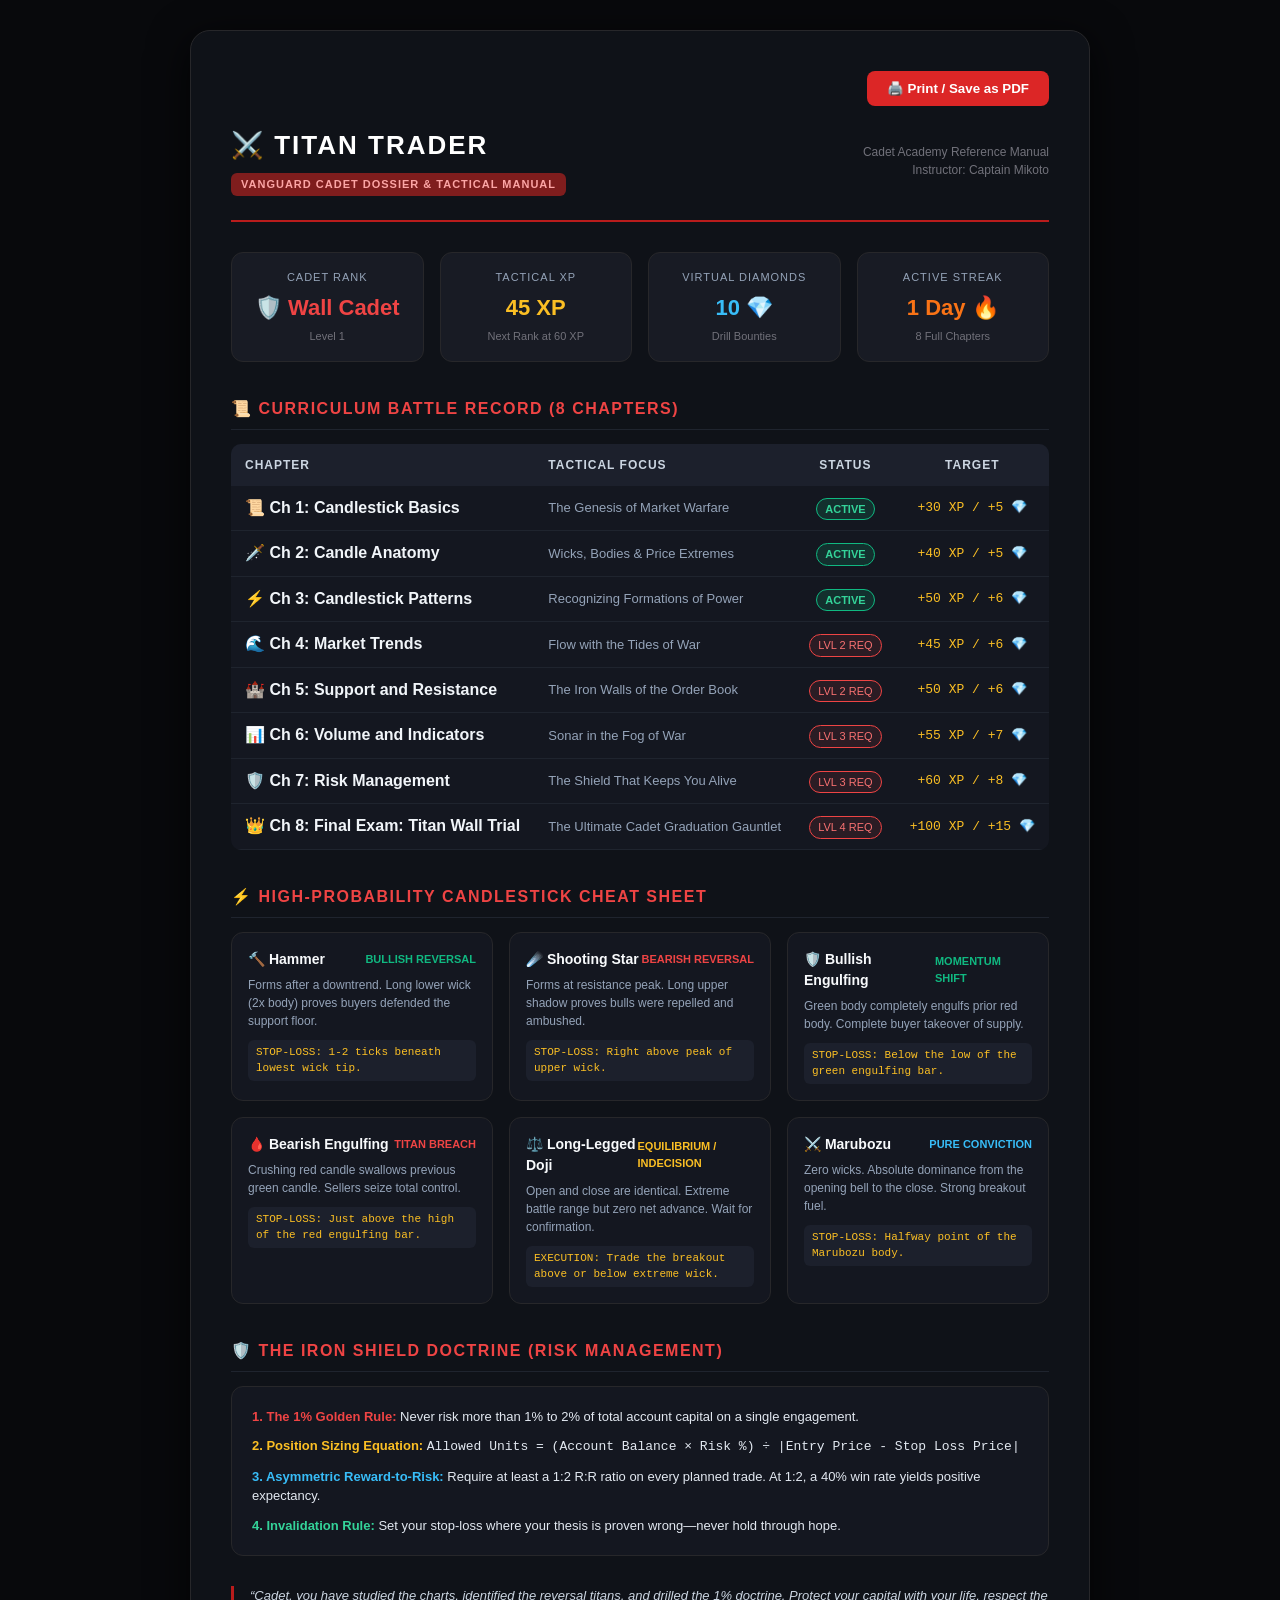
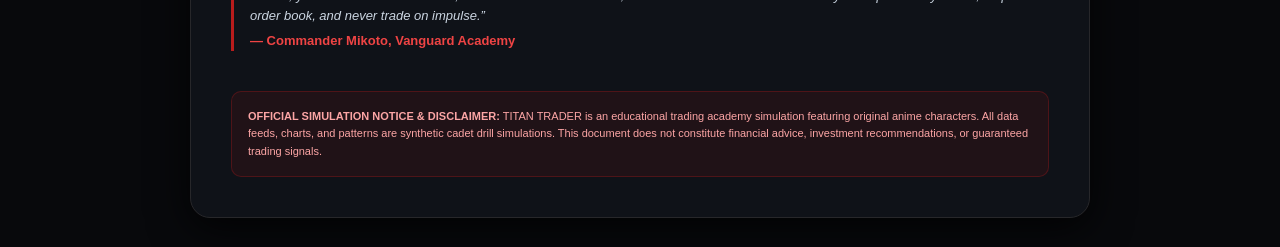
<file: public/titan-trader-export.html>
<!DOCTYPE html>
<html lang="en">
<head>
  <meta charset="UTF-8">
  <meta name="viewport" content="width=device-width, initial-scale=1.0">
  <title>TITAN TRADER — Cadet Dossier & Strategic Field Manual</title>
  <style>
    * { box-sizing: border-box; margin: 0; padding: 0; }
    body {
      background-color: #08090c;
      color: #e2e8f0;
      font-family: -apple-system, BlinkMacSystemFont, "Segoe UI", Roboto, Helvetica, Arial, sans-serif;
      line-height: 1.5;
      padding: 30px 20px;
    }
    .container {
      max-width: 900px;
      margin: 0 auto;
      background: #0f1218;
      border: 1px solid #27272a;
      border-radius: 20px;
      padding: 40px;
      box-shadow: 0 10px 40px rgba(0,0,0,0.8);
    }
    .header {
      border-bottom: 2px solid #b91c1c;
      padding-bottom: 24px;
      margin-bottom: 30px;
      display: flex;
      justify-content: space-between;
      align-items: center;
      flex-wrap: wrap;
      gap: 20px;
    }
    .title-group h1 {
      font-size: 26px;
      color: #ffffff;
      letter-spacing: 2px;
      text-transform: uppercase;
      margin-bottom: 4px;
    }
    .badge-vanguard {
      display: inline-block;
      background: #7f1d1d;
      color: #fca5a5;
      padding: 3px 10px;
      border-radius: 6px;
      font-size: 11px;
      font-weight: bold;
      letter-spacing: 1px;
      text-transform: uppercase;
      margin-top: 4px;
    }
    .meta {
      color: #71717a;
      font-size: 12px;
      text-align: right;
    }
    .stats-grid {
      display: grid;
      grid-template-columns: repeat(auto-fit, minmax(180px, 1fr));
      gap: 16px;
      margin-bottom: 35px;
    }
    .stat-card {
      background: #181b24;
      border: 1px solid #27272a;
      border-radius: 12px;
      padding: 16px;
      text-align: center;
    }
    .stat-label {
      font-size: 11px;
      color: #94a3b8;
      text-transform: uppercase;
      letter-spacing: 1px;
      margin-bottom: 6px;
    }
    .stat-value {
      font-size: 22px;
      font-weight: bold;
      color: #ffffff;
    }
    .section-title {
      font-size: 16px;
      text-transform: uppercase;
      letter-spacing: 1.5px;
      color: #ef4444;
      margin-bottom: 14px;
      display: flex;
      align-items: center;
      gap: 8px;
      border-bottom: 1px solid #1f242e;
      padding-bottom: 8px;
    }
    table {
      width: 100%;
      border-collapse: collapse;
      margin-bottom: 35px;
      background: #141720;
      border-radius: 10px;
      overflow: hidden;
    }
    th {
      background: #1c202c;
      color: #cbd5e1;
      padding: 12px 14px;
      font-size: 12px;
      text-transform: uppercase;
      letter-spacing: 1px;
      text-align: left;
    }
    td {
      padding: 10px 14px;
      border-bottom: 1px solid #1f242e;
    }
    .cheat-sheet-grid {
      display: grid;
      grid-template-columns: repeat(auto-fit, minmax(250px, 1fr));
      gap: 16px;
      margin-bottom: 35px;
    }
    .cheat-card {
      background: #141720;
      border: 1px solid #27272a;
      border-radius: 12px;
      padding: 16px;
    }
    .cheat-card h4 {
      font-size: 14px;
      color: #f8fafc;
      margin-bottom: 6px;
      display: flex;
      align-items: center;
      justify-content: space-between;
    }
    .cheat-card p {
      font-size: 12px;
      color: #94a3b8;
      margin-bottom: 10px;
    }
    .rule-tag {
      font-size: 11px;
      background: #1c202c;
      padding: 4px 8px;
      border-radius: 6px;
      color: #fbbf24;
      display: block;
      font-family: monospace;
    }
    .disclaimer {
      margin-top: 40px;
      padding: 16px;
      background: rgba(185, 28, 28, 0.1);
      border: 1px solid rgba(185, 28, 28, 0.3);
      border-radius: 10px;
      font-size: 11px;
      color: #fca5a5;
      line-height: 1.6;
    }
    .print-btn {
      background: #dc2626;
      color: white;
      border: none;
      padding: 10px 20px;
      font-weight: bold;
      border-radius: 8px;
      cursor: pointer;
      margin-bottom: 20px;
    }
    @media print {
      body { background: white; color: black; padding: 0; }
      .container { border: none; box-shadow: none; padding: 10px; }
      .print-btn { display: none; }
    }
  </style>
</head>
<body>
  <div class="container">
    <div style="text-align: right;">
      <button class="print-btn" onclick="window.print()">🖨️ Print / Save as PDF</button>
    </div>

    <header class="header">
      <div class="title-group">
        <h1>⚔️ TITAN TRADER</h1>
        <div class="badge-vanguard">VANGUARD CADET DOSSIER &amp; TACTICAL MANUAL</div>
      </div>
      <div class="meta">
        <div>Cadet Academy Reference Manual</div>
        <div>Instructor: Captain Mikoto</div>
      </div>
    </header>

    <!-- Cadet Stats -->
    <div class="stats-grid">
      <div class="stat-card">
        <div class="stat-label">Cadet Rank</div>
        <div class="stat-value" style="color: #ef4444;">🛡️ Wall Cadet</div>
        <div style="font-size: 11px; color: #71717a; margin-top: 4px;">Level 1</div>
      </div>
      <div class="stat-card">
        <div class="stat-label">Tactical XP</div>
        <div class="stat-value" style="color: #fbbf24;">45 XP</div>
        <div style="font-size: 11px; color: #71717a; margin-top: 4px;">Next Rank at 60 XP</div>
      </div>
      <div class="stat-card">
        <div class="stat-label">Virtual Diamonds</div>
        <div class="stat-value" style="color: #38bdf8;">10 💎</div>
        <div style="font-size: 11px; color: #71717a; margin-top: 4px;">Drill Bounties</div>
      </div>
      <div class="stat-card">
        <div class="stat-label">Active Streak</div>
        <div class="stat-value" style="color: #f97316;">1 Day 🔥</div>
        <div style="font-size: 11px; color: #71717a; margin-top: 4px;">8 Full Chapters</div>
      </div>
    </div>

    <!-- Chapter Progression Table -->
    <h3 class="section-title">📜 Curriculum Battle Record (8 Chapters)</h3>
    <table>
      <thead>
        <tr>
          <th>Chapter</th>
          <th>Tactical Focus</th>
          <th style="text-align: center;">Status</th>
          <th style="text-align: center;">Target</th>
        </tr>
      </thead>
      <tbody>
        <tr>
          <td style="font-weight: bold; color: #f1f5f9;">📜 Ch 1: Candlestick Basics</td>
          <td style="color: #94a3b8; font-size: 13px;">The Genesis of Market Warfare</td>
          <td style="text-align: center;"><span style="display:inline-block; padding: 2px 8px; border-radius: 9999px; background: rgba(16,185,129,0.15); border: 1px solid #10b981; color: #34d399; font-size: 11px; font-weight: bold;">ACTIVE</span></td>
          <td style="text-align: center; color: #fbbf24; font-family: monospace;">+30 XP / +5 💎</td>
        </tr>
        <tr>
          <td style="font-weight: bold; color: #f1f5f9;">🗡️ Ch 2: Candle Anatomy</td>
          <td style="color: #94a3b8; font-size: 13px;">Wicks, Bodies &amp; Price Extremes</td>
          <td style="text-align: center;"><span style="display:inline-block; padding: 2px 8px; border-radius: 9999px; background: rgba(16,185,129,0.15); border: 1px solid #10b981; color: #34d399; font-size: 11px; font-weight: bold;">ACTIVE</span></td>
          <td style="text-align: center; color: #fbbf24; font-family: monospace;">+40 XP / +5 💎</td>
        </tr>
        <tr>
          <td style="font-weight: bold; color: #f1f5f9;">⚡ Ch 3: Candlestick Patterns</td>
          <td style="color: #94a3b8; font-size: 13px;">Recognizing Formations of Power</td>
          <td style="text-align: center;"><span style="display:inline-block; padding: 2px 8px; border-radius: 9999px; background: rgba(16,185,129,0.15); border: 1px solid #10b981; color: #34d399; font-size: 11px; font-weight: bold;">ACTIVE</span></td>
          <td style="text-align: center; color: #fbbf24; font-family: monospace;">+50 XP / +6 💎</td>
        </tr>
        <tr>
          <td style="font-weight: bold; color: #f1f5f9;">🌊 Ch 4: Market Trends</td>
          <td style="color: #94a3b8; font-size: 13px;">Flow with the Tides of War</td>
          <td style="text-align: center;"><span style="display:inline-block; padding: 2px 8px; border-radius: 9999px; background: rgba(239,68,68,0.1); border: 1px solid #ef4444; color: #f87171; font-size: 11px;">LVL 2 REQ</span></td>
          <td style="text-align: center; color: #fbbf24; font-family: monospace;">+45 XP / +6 💎</td>
        </tr>
        <tr>
          <td style="font-weight: bold; color: #f1f5f9;">🏰 Ch 5: Support and Resistance</td>
          <td style="color: #94a3b8; font-size: 13px;">The Iron Walls of the Order Book</td>
          <td style="text-align: center;"><span style="display:inline-block; padding: 2px 8px; border-radius: 9999px; background: rgba(239,68,68,0.1); border: 1px solid #ef4444; color: #f87171; font-size: 11px;">LVL 2 REQ</span></td>
          <td style="text-align: center; color: #fbbf24; font-family: monospace;">+50 XP / +6 💎</td>
        </tr>
        <tr>
          <td style="font-weight: bold; color: #f1f5f9;">📊 Ch 6: Volume and Indicators</td>
          <td style="color: #94a3b8; font-size: 13px;">Sonar in the Fog of War</td>
          <td style="text-align: center;"><span style="display:inline-block; padding: 2px 8px; border-radius: 9999px; background: rgba(239,68,68,0.1); border: 1px solid #ef4444; color: #f87171; font-size: 11px;">LVL 3 REQ</span></td>
          <td style="text-align: center; color: #fbbf24; font-family: monospace;">+55 XP / +7 💎</td>
        </tr>
        <tr>
          <td style="font-weight: bold; color: #f1f5f9;">🛡️ Ch 7: Risk Management</td>
          <td style="color: #94a3b8; font-size: 13px;">The Shield That Keeps You Alive</td>
          <td style="text-align: center;"><span style="display:inline-block; padding: 2px 8px; border-radius: 9999px; background: rgba(239,68,68,0.1); border: 1px solid #ef4444; color: #f87171; font-size: 11px;">LVL 3 REQ</span></td>
          <td style="text-align: center; color: #fbbf24; font-family: monospace;">+60 XP / +8 💎</td>
        </tr>
        <tr>
          <td style="font-weight: bold; color: #f1f5f9;">👑 Ch 8: Final Exam: Titan Wall Trial</td>
          <td style="color: #94a3b8; font-size: 13px;">The Ultimate Cadet Graduation Gauntlet</td>
          <td style="text-align: center;"><span style="display:inline-block; padding: 2px 8px; border-radius: 9999px; background: rgba(239,68,68,0.1); border: 1px solid #ef4444; color: #f87171; font-size: 11px;">LVL 4 REQ</span></td>
          <td style="text-align: center; color: #fbbf24; font-family: monospace;">+100 XP / +15 💎</td>
        </tr>
      </tbody>
    </table>

    <!-- Tactical Candlestick Cheat Sheet -->
    <h3 class="section-title">⚡ High-Probability Candlestick Cheat Sheet</h3>
    <div class="cheat-sheet-grid">
      <div class="cheat-card">
        <h4>🔨 Hammer <span style="color:#10b981; font-size:11px;">BULLISH REVERSAL</span></h4>
        <p>Forms after a downtrend. Long lower wick (2x body) proves buyers defended the support floor.</p>
        <span class="rule-tag">STOP-LOSS: 1-2 ticks beneath lowest wick tip.</span>
      </div>

      <div class="cheat-card">
        <h4>☄️ Shooting Star <span style="color:#ef4444; font-size:11px;">BEARISH REVERSAL</span></h4>
        <p>Forms at resistance peak. Long upper shadow proves bulls were repelled and ambushed.</p>
        <span class="rule-tag">STOP-LOSS: Right above peak of upper wick.</span>
      </div>

      <div class="cheat-card">
        <h4>🛡️ Bullish Engulfing <span style="color:#10b981; font-size:11px;">MOMENTUM SHIFT</span></h4>
        <p>Green body completely engulfs prior red body. Complete buyer takeover of supply.</p>
        <span class="rule-tag">STOP-LOSS: Below the low of the green engulfing bar.</span>
      </div>

      <div class="cheat-card">
        <h4>🩸 Bearish Engulfing <span style="color:#ef4444; font-size:11px;">TITAN BREACH</span></h4>
        <p>Crushing red candle swallows previous green candle. Sellers seize total control.</p>
        <span class="rule-tag">STOP-LOSS: Just above the high of the red engulfing bar.</span>
      </div>

      <div class="cheat-card">
        <h4>⚖️ Long-Legged Doji <span style="color:#fbbf24; font-size:11px;">EQUILIBRIUM / INDECISION</span></h4>
        <p>Open and close are identical. Extreme battle range but zero net advance. Wait for confirmation.</p>
        <span class="rule-tag">EXECUTION: Trade the breakout above or below extreme wick.</span>
      </div>

      <div class="cheat-card">
        <h4>⚔️ Marubozu <span style="color:#38bdf8; font-size:11px;">PURE CONVICTION</span></h4>
        <p>Zero wicks. Absolute dominance from the opening bell to the close. Strong breakout fuel.</p>
        <span class="rule-tag">STOP-LOSS: Halfway point of the Marubozu body.</span>
      </div>
    </div>

    <!-- Risk Management Shield Doctrine -->
    <h3 class="section-title">🛡️ The Iron Shield Doctrine (Risk Management)</h3>
    <div style="background: #141720; border: 1px solid #27272a; border-radius: 12px; padding: 20px; margin-bottom: 25px;">
      <ul style="list-style: none;">
        <li style="margin-bottom: 10px; font-size: 13px;">
          <strong style="color: #ef4444;">1. The 1% Golden Rule:</strong> Never risk more than 1% to 2% of total account capital on a single engagement.
        </li>
        <li style="margin-bottom: 10px; font-size: 13px;">
          <strong style="color: #fbbf24;">2. Position Sizing Equation:</strong> <code>Allowed Units = (Account Balance × Risk %) ÷ |Entry Price - Stop Loss Price|</code>
        </li>
        <li style="margin-bottom: 10px; font-size: 13px;">
          <strong style="color: #38bdf8;">3. Asymmetric Reward-to-Risk:</strong> Require at least a 1:2 R:R ratio on every planned trade. At 1:2, a 40% win rate yields positive expectancy.
        </li>
        <li style="font-size: 13px;">
          <strong style="color: #34d399;">4. Invalidation Rule:</strong> Set your stop-loss where your thesis is proven wrong—never hold through hope.
        </li>
      </ul>
    </div>

    <!-- Official Mentor Endorsement -->
    <div style="border-left: 3px solid #b91c1c; padding-left: 16px; margin: 30px 0; font-style: italic; color: #cbd5e1; font-size: 13px;">
      &ldquo;Cadet, you have studied the charts, identified the reversal titans, and drilled the 1% doctrine. Protect your capital with your life, respect the order book, and never trade on impulse.&rdquo;
      <div style="font-style: normal; font-weight: bold; color: #ef4444; margin-top: 6px;">— Commander Mikoto, Vanguard Academy</div>
    </div>

    <div class="disclaimer">
      <strong>OFFICIAL SIMULATION NOTICE &amp; DISCLAIMER:</strong>
      TITAN TRADER is an educational trading academy simulation featuring original anime characters. All data feeds, charts, and patterns are synthetic cadet drill simulations. This document does not constitute financial advice, investment recommendations, or guaranteed trading signals.
    </div>
  </div>
</body>
</html>
</file>
